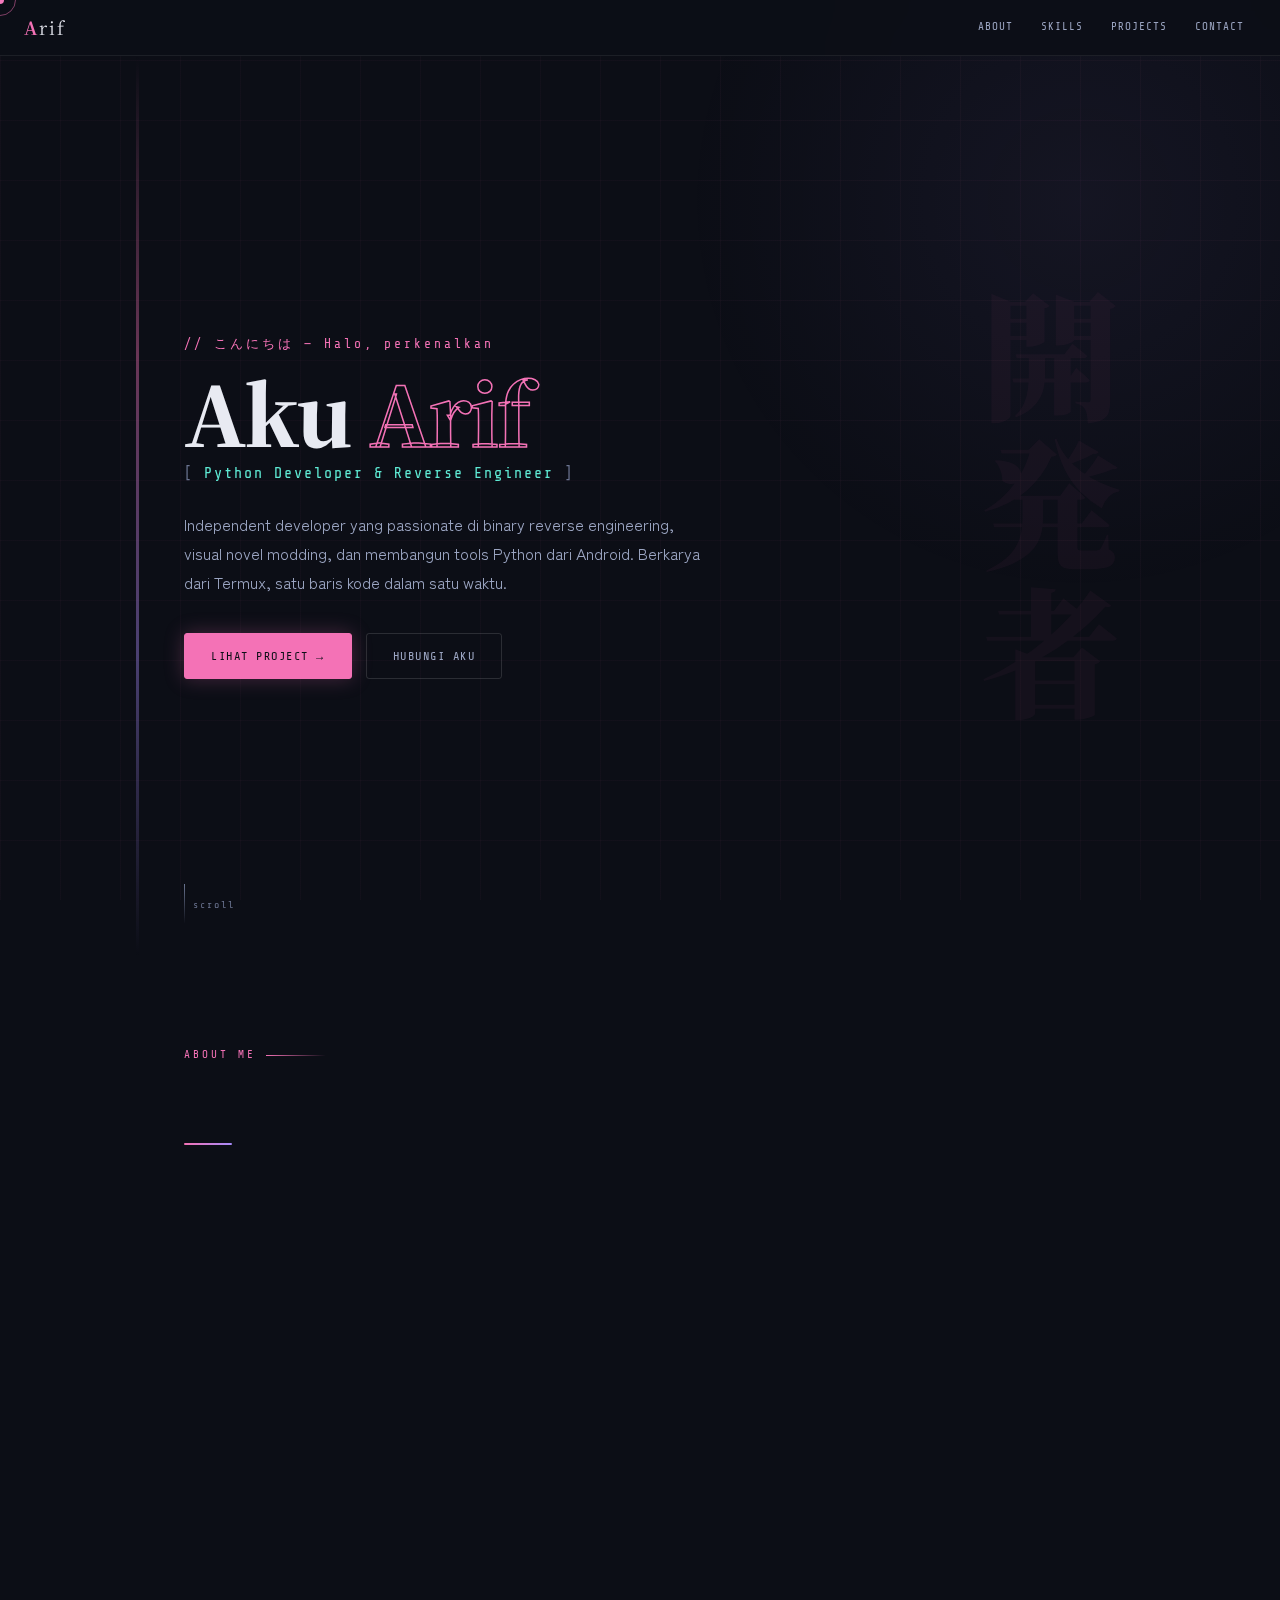
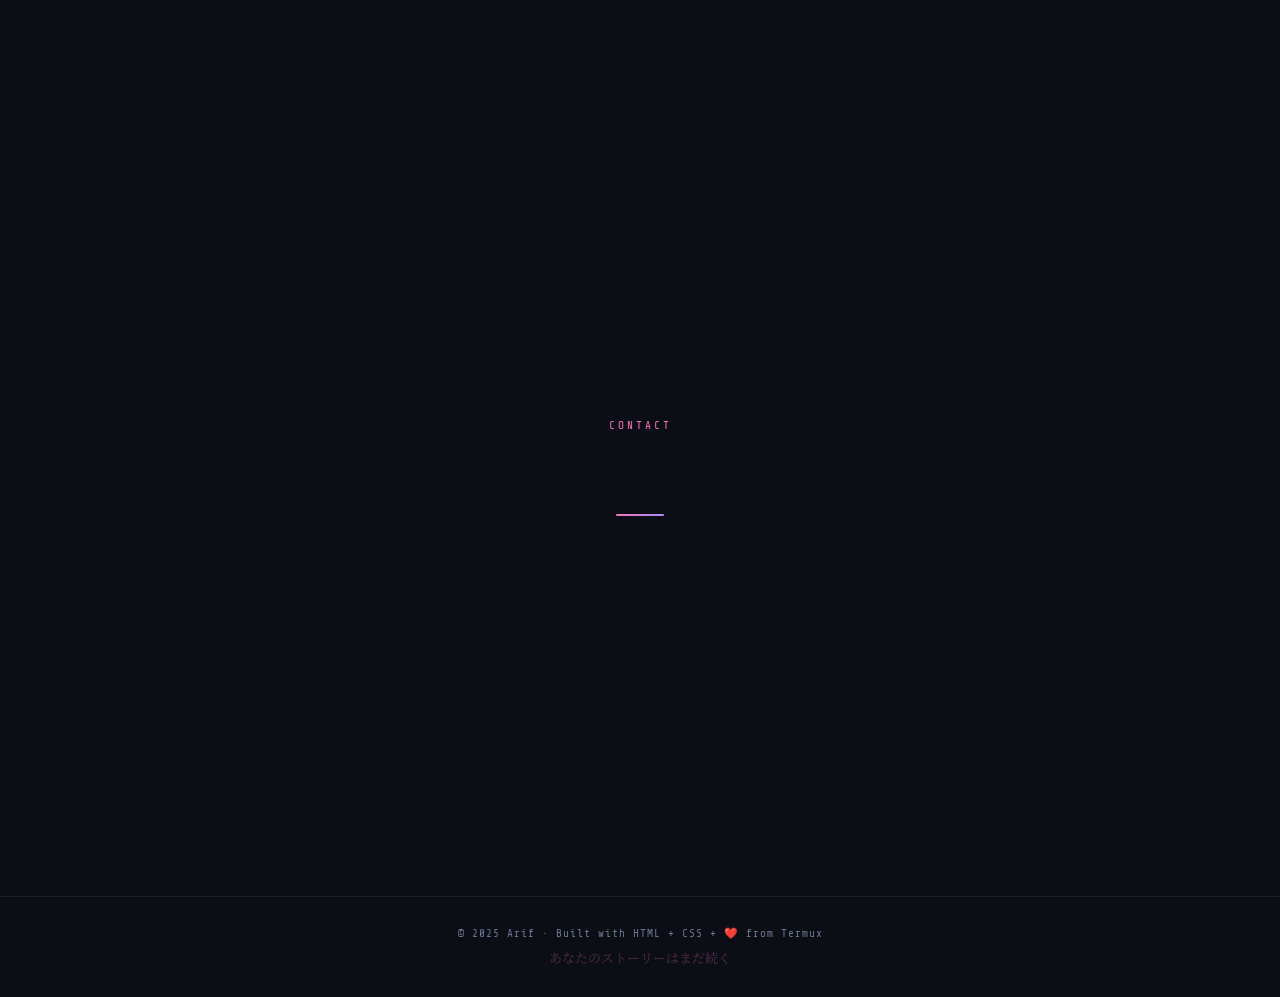
<file: portfolio.html>
<!DOCTYPE html>
<html lang="id">
<head>
<meta charset="UTF-8">
<meta name="viewport" content="width=device-width, initial-scale=1.0">
<title>Arif — Portfolio</title>
<link href="https://fonts.googleapis.com/css2?family=Zen+Kaku+Gothic+New:wght@400;500;700;900&family=Noto+Serif+JP:wght@300;400;700&family=Share+Tech+Mono&display=swap" rel="stylesheet">
<style>
/* ═══════════════════════════════════════════
   TOKENS & RESET
═══════════════════════════════════════════ */
*, *::before, *::after { box-sizing: border-box; margin: 0; padding: 0; }

:root {
  --ink:       #0c0e16;
  --ink2:      #131620;
  --ink3:      #1a1e2e;
  --panel:     #1e2236;
  --border:    rgba(255,255,255,.07);
  --border2:   rgba(255,255,255,.13);
  --sakura:    #f472b6;
  --sakura2:   #ec4899;
  --sakura-glow: rgba(244,114,182,.25);
  --gold:      #f5c97a;
  --teal:      #5eead4;
  --lavender:  #a78bfa;
  --text:      #e8eaf2;
  --muted:     #6b7491;
  --muted2:    #9ba5c2;
  --font:      'Zen Kaku Gothic New', sans-serif;
  --serif:     'Noto Serif JP', serif;
  --mono:      'Share Tech Mono', monospace;
}

html { scroll-behavior: smooth; }

body {
  background: var(--ink);
  color: var(--text);
  font-family: var(--font);
  font-size: 15px;
  line-height: 1.7;
  overflow-x: hidden;
  cursor: none;
}

/* ── Custom cursor ── */
.cursor {
  width: 8px; height: 8px; border-radius: 50%;
  background: var(--sakura);
  position: fixed; top: 0; left: 0;
  pointer-events: none; z-index: 9999;
  transform: translate(-50%,-50%);
  transition: transform .1s, width .2s, height .2s, opacity .2s;
  mix-blend-mode: screen;
}
.cursor-ring {
  width: 32px; height: 32px; border-radius: 50%;
  border: 1px solid rgba(244,114,182,.5);
  position: fixed; top: 0; left: 0;
  pointer-events: none; z-index: 9998;
  transform: translate(-50%,-50%);
  transition: transform .15s ease, width .25s, height .25s;
}
@media(pointer:coarse) { .cursor, .cursor-ring { display:none; } body { cursor: auto; } }

/* ── Scrollbar ── */
::-webkit-scrollbar { width: 3px; }
::-webkit-scrollbar-track { background: var(--ink2); }
::-webkit-scrollbar-thumb { background: var(--sakura2); border-radius: 2px; }

/* ══════════════════════════════════════════
   BACKGROUND EFFECTS
══════════════════════════════════════════ */
.bg-layer {
  position: fixed; inset: 0; pointer-events: none; z-index: 0;
}

/* Grid lines */
.bg-layer::before {
  content: '';
  position: absolute; inset: 0;
  background-image:
    linear-gradient(rgba(244,114,182,.03) 1px, transparent 1px),
    linear-gradient(90deg, rgba(244,114,182,.03) 1px, transparent 1px);
  background-size: 60px 60px;
}

/* Radial glow */
.bg-layer::after {
  content: '';
  position: absolute;
  width: 800px; height: 800px;
  border-radius: 50%;
  background: radial-gradient(circle, rgba(167,139,250,.06) 0%, transparent 70%);
  top: -200px; right: -200px;
}

/* Floating sakura petals */
.petals { position: fixed; inset: 0; pointer-events: none; z-index: 1; overflow: hidden; }
.petal {
  position: absolute; top: -20px;
  width: 8px; height: 10px;
  background: var(--sakura);
  border-radius: 50% 0 50% 0;
  opacity: 0;
  animation: fall linear infinite;
}
.petal:nth-child(1)  { left:5%;   width:6px;  height:8px;  animation-duration:12s; animation-delay:0s;   opacity:.15; }
.petal:nth-child(2)  { left:15%;  width:10px; height:12px; animation-duration:9s;  animation-delay:2s;   opacity:.1; }
.petal:nth-child(3)  { left:25%;  width:7px;  height:9px;  animation-duration:14s; animation-delay:4s;   opacity:.12; }
.petal:nth-child(4)  { left:40%;  width:5px;  height:7px;  animation-duration:11s; animation-delay:1s;   opacity:.08; }
.petal:nth-child(5)  { left:55%;  width:9px;  height:11px; animation-duration:13s; animation-delay:6s;   opacity:.15; }
.petal:nth-child(6)  { left:65%;  width:6px;  height:8px;  animation-duration:10s; animation-delay:3s;   opacity:.1; }
.petal:nth-child(7)  { left:75%;  width:8px;  height:10px; animation-duration:15s; animation-delay:5s;   opacity:.12; }
.petal:nth-child(8)  { left:88%;  width:7px;  height:9px;  animation-duration:11s; animation-delay:7s;   opacity:.09; }

@keyframes fall {
  0%   { transform: translateY(0)    rotate(0deg)   translateX(0); opacity: 0; }
  10%  { opacity: .15; }
  90%  { opacity: .1; }
  100% { transform: translateY(100vh) rotate(720deg) translateX(60px); opacity: 0; }
}

/* ══════════════════════════════════════════
   NAV
══════════════════════════════════════════ */
nav {
  position: fixed; top: 0; left: 0; right: 0; z-index: 500;
  padding: 0 24px;
  background: rgba(12,14,22,.85);
  backdrop-filter: blur(20px);
  border-bottom: 1px solid var(--border);
  display: flex; align-items: center; height: 56px;
  gap: 6px;
}

.nav-logo {
  font-family: var(--serif);
  font-size: 18px; font-weight: 700;
  color: var(--sakura);
  letter-spacing: 2px;
  margin-right: auto;
  text-decoration: none;
}
.nav-logo span { color: var(--text); font-weight: 300; }

.nav-links { display: flex; gap: 4px; }

.nav-link {
  font-family: var(--mono);
  font-size: 11px; letter-spacing: 1px;
  color: var(--muted2); text-decoration: none;
  padding: 6px 12px; border-radius: 4px;
  transition: color .2s, background .2s;
  text-transform: uppercase;
}
.nav-link:hover { color: var(--sakura); background: rgba(244,114,182,.08); }

.nav-mobile-btn {
  display: none; background: none; border: none;
  color: var(--muted2); font-size: 22px; cursor: pointer;
}

.nav-mobile-menu {
  display: none; position: fixed;
  top: 56px; left: 0; right: 0;
  background: rgba(12,14,22,.97); backdrop-filter: blur(20px);
  border-bottom: 1px solid var(--border);
  padding: 16px; flex-direction: column; gap: 4px; z-index: 499;
}
.nav-mobile-menu.open { display: flex; }
.nav-mobile-menu .nav-link { font-size: 13px; padding: 12px 16px; }

/* ══════════════════════════════════════════
   MAIN WRAPPER
══════════════════════════════════════════ */
main { position: relative; z-index: 10; padding-top: 56px; }

/* ══════════════════════════════════════════
   SECTION COMMON
══════════════════════════════════════════ */
section { padding: 90px 24px; max-width: 960px; margin: 0 auto; }

.section-eyebrow {
  font-family: var(--mono); font-size: 11px; letter-spacing: 3px;
  color: var(--sakura); text-transform: uppercase;
  margin-bottom: 12px; display: flex; align-items: center; gap: 10px;
}
.section-eyebrow::after {
  content: ''; flex: 1; max-width: 60px; height: 1px;
  background: linear-gradient(90deg, var(--sakura), transparent);
}

.section-title {
  font-family: var(--serif);
  font-size: clamp(28px, 5vw, 42px);
  font-weight: 700; line-height: 1.2;
  letter-spacing: -0.5px;
  margin-bottom: 16px;
}

.section-divider {
  width: 48px; height: 2px; border-radius: 1px;
  background: linear-gradient(90deg, var(--sakura), var(--lavender));
  margin-bottom: 40px;
}

/* ══════════════════════════════════════════
   HERO
══════════════════════════════════════════ */
#hero {
  min-height: 100vh;
  display: flex; align-items: center;
  padding: 0 24px;
  max-width: 960px; margin: 0 auto;
  position: relative;
}

.hero-jp-text {
  position: absolute;
  right: 0; top: 50%;
  transform: translateY(-50%);
  writing-mode: vertical-rl;
  font-family: var(--serif);
  font-size: clamp(80px, 14vw, 140px);
  font-weight: 900;
  color: rgba(244,114,182,.04);
  letter-spacing: 10px;
  user-select: none;
  line-height: 1;
}

.hero-content { position: relative; z-index: 2; }

.hero-greeting {
  font-family: var(--mono); font-size: 13px;
  color: var(--sakura); letter-spacing: 3px;
  margin-bottom: 16px;
  animation: fadeUp .6s ease both;
}

.hero-name {
  font-family: var(--serif);
  font-size: clamp(44px, 9vw, 82px);
  font-weight: 900; line-height: 1.0;
  letter-spacing: -2px;
  margin-bottom: 8px;
  animation: fadeUp .6s .1s ease both;
}

.hero-name .highlight {
  color: transparent;
  -webkit-text-stroke: 1.5px var(--sakura);
}

.hero-role {
  font-family: var(--mono); font-size: 15px;
  color: var(--teal); letter-spacing: 2px;
  margin-bottom: 24px;
  animation: fadeUp .6s .2s ease both;
}

.hero-role::before { content: '[ '; color: var(--muted); }
.hero-role::after  { content: ' ]'; color: var(--muted); }

.hero-desc {
  font-size: 16px; color: var(--muted2); line-height: 1.8;
  max-width: 520px; margin-bottom: 36px;
  animation: fadeUp .6s .3s ease both;
}

.hero-btns {
  display: flex; gap: 14px; flex-wrap: wrap;
  animation: fadeUp .6s .4s ease both;
}

/* ── Decorative Japanese line ── */
.hero-deco {
  position: absolute; left: -24px; top: 0; bottom: 0;
  width: 3px;
  background: linear-gradient(to bottom, transparent, var(--sakura), var(--lavender), transparent);
  opacity: .4;
}

/* ── Scroll indicator ── */
.scroll-hint {
  position: absolute; bottom: 32px; left: 24px;
  display: flex; align-items: center; gap: 8px;
  font-family: var(--mono); font-size: 10px;
  color: var(--muted); letter-spacing: 2px;
  animation: fadeUp .6s .8s ease both;
}
.scroll-arrow {
  width: 1px; height: 40px;
  background: linear-gradient(to bottom, var(--muted), transparent);
  position: relative;
}

/* ══════════════════════════════════════════
   BUTTONS
══════════════════════════════════════════ */
.btn {
  display: inline-flex; align-items: center; gap: 8px;
  padding: 12px 26px; border-radius: 3px;
  font-family: var(--mono); font-size: 12px;
  letter-spacing: 1.5px; text-transform: uppercase;
  cursor: pointer; text-decoration: none;
  transition: all .2s; border: 1px solid;
  font-weight: 500;
}
.btn:active { transform: scale(.97); }

.btn-primary {
  background: var(--sakura); border-color: var(--sakura);
  color: var(--ink);
  box-shadow: 0 0 20px var(--sakura-glow);
}
.btn-primary:hover {
  background: transparent; color: var(--sakura);
  box-shadow: 0 0 30px var(--sakura-glow);
}

.btn-outline {
  background: transparent; border-color: var(--border2);
  color: var(--muted2);
}
.btn-outline:hover { border-color: var(--sakura); color: var(--sakura); }

/* ══════════════════════════════════════════
   ABOUT
══════════════════════════════════════════ */
#about .about-grid {
  display: grid; grid-template-columns: 1fr 1fr; gap: 48px;
  align-items: start;
}

.about-avatar-wrap {
  position: relative;
}

.about-avatar {
  width: 100%; aspect-ratio: 1;
  max-width: 300px;
  background: var(--ink3);
  border: 1px solid var(--border2);
  border-radius: 4px;
  display: flex; align-items: center; justify-content: center;
  font-size: 80px;
  position: relative; overflow: hidden;
}

.about-avatar::before {
  content: '';
  position: absolute; inset: 0;
  background: linear-gradient(135deg, rgba(244,114,182,.1), rgba(167,139,250,.1));
}

/* Corner decorations */
.corner {
  position: absolute; width: 20px; height: 20px;
  border-color: var(--sakura); border-style: solid;
}
.corner-tl { top: 12px; left: 12px; border-width: 2px 0 0 2px; }
.corner-tr { top: 12px; right: 12px; border-width: 2px 2px 0 0; }
.corner-bl { bottom: 12px; left: 12px; border-width: 0 0 2px 2px; }
.corner-br { bottom: 12px; right: 12px; border-width: 0 2px 2px 0; }

.about-jp-tag {
  position: absolute; bottom: -14px; right: -14px;
  font-family: var(--serif); font-size: 11px;
  color: var(--sakura); letter-spacing: 1px;
  background: var(--ink2); border: 1px solid var(--border2);
  padding: 6px 12px; border-radius: 2px;
}

.about-text p {
  color: var(--muted2); margin-bottom: 16px; line-height: 1.9;
}

.about-tags {
  display: flex; flex-wrap: wrap; gap: 8px; margin-top: 24px;
}

.tag {
  font-family: var(--mono); font-size: 11px; letter-spacing: .5px;
  padding: 4px 12px; border-radius: 2px;
  border: 1px solid var(--border2); color: var(--muted2);
  background: var(--ink3);
  transition: border-color .2s, color .2s;
}
.tag:hover { border-color: var(--sakura); color: var(--sakura); }
.tag.active { border-color: var(--sakura); color: var(--sakura); background: rgba(244,114,182,.08); }

/* ══════════════════════════════════════════
   SKILLS
══════════════════════════════════════════ */
#skills .skills-grid {
  display: grid; grid-template-columns: repeat(3, 1fr); gap: 16px;
}

.skill-card {
  background: var(--ink2);
  border: 1px solid var(--border);
  border-radius: 4px; padding: 20px;
  transition: border-color .2s, transform .2s, box-shadow .2s;
  position: relative; overflow: hidden;
}

.skill-card::before {
  content: '';
  position: absolute; top: 0; left: 0; right: 0; height: 2px;
  background: linear-gradient(90deg, var(--sakura), var(--lavender));
  transform: scaleX(0); transform-origin: left;
  transition: transform .3s ease;
}
.skill-card:hover::before { transform: scaleX(1); }
.skill-card:hover {
  border-color: rgba(244,114,182,.3);
  transform: translateY(-3px);
  box-shadow: 0 12px 30px rgba(0,0,0,.3);
}

.skill-icon { font-size: 26px; margin-bottom: 10px; display: block; }
.skill-name {
  font-weight: 700; font-size: 14px; margin-bottom: 6px; color: var(--text);
}
.skill-desc {
  font-family: var(--mono); font-size: 11px; color: var(--muted);
  line-height: 1.6;
}

.skill-bar-wrap { margin-top: 12px; }
.skill-bar-track {
  height: 2px; background: var(--ink3); border-radius: 1px; overflow: hidden;
}
.skill-bar-fill {
  height: 100%; border-radius: 1px;
  background: linear-gradient(90deg, var(--sakura), var(--lavender));
  width: 0; transition: width 1.2s cubic-bezier(.4,0,.2,1);
}

/* ══════════════════════════════════════════
   PROJECTS
══════════════════════════════════════════ */
#projects .projects-list {
  display: flex; flex-direction: column; gap: 20px;
}

.project-card {
  background: var(--ink2);
  border: 1px solid var(--border);
  border-radius: 4px; padding: 28px 28px 22px;
  display: grid; grid-template-columns: 1fr auto;
  gap: 16px; align-items: start;
  transition: border-color .2s, box-shadow .2s;
  position: relative; overflow: hidden;
}

.project-card::after {
  content: attr(data-num);
  position: absolute; right: 20px; bottom: 14px;
  font-family: var(--serif); font-size: 72px; font-weight: 900;
  color: rgba(255,255,255,.02); line-height: 1;
  pointer-events: none;
}

.project-card:hover {
  border-color: rgba(244,114,182,.25);
  box-shadow: 0 8px 30px rgba(0,0,0,.3), inset 0 0 40px rgba(244,114,182,.02);
}

.project-status {
  font-family: var(--mono); font-size: 10px; letter-spacing: 1px;
  padding: 3px 10px; border-radius: 2px;
  text-transform: uppercase; white-space: nowrap;
}
.status-done   { background: rgba(94,234,212,.12); color: var(--teal); border: 1px solid rgba(94,234,212,.3); }
.status-wip    { background: rgba(245,201,122,.12); color: var(--gold); border: 1px solid rgba(245,201,122,.3); }
.status-beta   { background: rgba(167,139,250,.12); color: var(--lavender); border: 1px solid rgba(167,139,250,.3); }

.project-title {
  font-family: var(--serif); font-size: 20px; font-weight: 700;
  margin-bottom: 8px; color: var(--text);
}

.project-desc {
  font-size: 14px; color: var(--muted2); line-height: 1.8;
  margin-bottom: 16px;
}

.project-techs { display: flex; flex-wrap: wrap; gap: 6px; }
.tech-pill {
  font-family: var(--mono); font-size: 10px;
  color: var(--muted); padding: 2px 9px; border-radius: 2px;
  background: var(--ink3); border: 1px solid var(--border);
}

/* ══════════════════════════════════════════
   CONTACT
══════════════════════════════════════════ */
#contact {
  text-align: center;
}

#contact .section-eyebrow { justify-content: center; }
#contact .section-eyebrow::after { display: none; }
#contact .section-divider { margin: 0 auto 40px; }

.contact-quote {
  font-family: var(--serif); font-size: 18px;
  color: var(--muted2); margin-bottom: 48px;
  font-style: italic;
  max-width: 520px; margin-left: auto; margin-right: auto;
}
.contact-quote::before { content: '「'; color: var(--sakura); }
.contact-quote::after  { content: '」'; color: var(--sakura); }

.social-grid {
  display: flex; flex-wrap: wrap; justify-content: center;
  gap: 14px; margin-bottom: 48px;
}

.social-link {
  display: flex; align-items: center; gap: 10px;
  padding: 12px 22px; border-radius: 3px;
  background: var(--ink2); border: 1px solid var(--border2);
  color: var(--muted2); text-decoration: none;
  font-family: var(--mono); font-size: 12px; letter-spacing: 1px;
  transition: all .2s;
}
.social-link:hover {
  border-color: var(--sakura); color: var(--sakura);
  background: rgba(244,114,182,.06);
  transform: translateY(-2px);
  box-shadow: 0 8px 20px rgba(0,0,0,.2);
}
.social-icon { font-size: 18px; }

.contact-email {
  font-family: var(--mono); font-size: 14px; color: var(--muted2);
  margin-bottom: 12px;
}
.contact-email a { color: var(--sakura); text-decoration: none; }
.contact-email a:hover { text-decoration: underline; }

/* ══════════════════════════════════════════
   FOOTER
══════════════════════════════════════════ */
footer {
  border-top: 1px solid var(--border);
  padding: 28px 24px;
  text-align: center;
  position: relative; z-index: 10;
}
.footer-text {
  font-family: var(--mono); font-size: 11px;
  color: var(--muted); letter-spacing: 1px;
}
.footer-jp {
  font-family: var(--serif); font-size: 13px;
  color: rgba(244,114,182,.3); margin-top: 4px;
}

/* ══════════════════════════════════════════
   ANIMATIONS
══════════════════════════════════════════ */
@keyframes fadeUp {
  from { opacity: 0; transform: translateY(20px); }
  to   { opacity: 1; transform: translateY(0); }
}

.reveal {
  opacity: 0; transform: translateY(24px);
  transition: opacity .7s ease, transform .7s ease;
}
.reveal.visible { opacity: 1; transform: translateY(0); }

/* ══════════════════════════════════════════
   RESPONSIVE
══════════════════════════════════════════ */
@media (max-width: 700px) {
  section { padding: 64px 20px; }
  #about .about-grid { grid-template-columns: 1fr; gap: 32px; }
  .about-avatar { max-width: 220px; font-size: 56px; }
  .skills-grid { grid-template-columns: 1fr 1fr !important; }
  .project-card { grid-template-columns: 1fr; }
  .hero-jp-text { display: none; }
  .hero-deco { display: none; }
  .nav-links { display: none; }
  .nav-mobile-btn { display: block; }
  .hero-btns .btn { width: 100%; justify-content: center; }
}

@media (max-width: 420px) {
  .skills-grid { grid-template-columns: 1fr !important; }
  .hero-name { font-size: 42px; letter-spacing: -1px; }
}
</style>
</head>
<body>

<!-- Cursor -->
<div class="cursor" id="cursor"></div>
<div class="cursor-ring" id="cursor-ring"></div>

<!-- Background -->
<div class="bg-layer"></div>
<div class="petals">
  <div class="petal"></div><div class="petal"></div>
  <div class="petal"></div><div class="petal"></div>
  <div class="petal"></div><div class="petal"></div>
  <div class="petal"></div><div class="petal"></div>
</div>

<!-- ══ NAV ══════════════════════════════════════ -->
<nav>
  <a href="#hero" class="nav-logo">A<span>rif</span></a>
  <div class="nav-links">
    <a href="#about"    class="nav-link">About</a>
    <a href="#skills"   class="nav-link">Skills</a>
    <a href="#projects" class="nav-link">Projects</a>
    <a href="#contact"  class="nav-link">Contact</a>
  </div>
  <button class="nav-mobile-btn" onclick="toggleMenu()">☰</button>
</nav>

<div class="nav-mobile-menu" id="mobile-menu">
  <a href="#about"    class="nav-link" onclick="toggleMenu()">About</a>
  <a href="#skills"   class="nav-link" onclick="toggleMenu()">Skills</a>
  <a href="#projects" class="nav-link" onclick="toggleMenu()">Projects</a>
  <a href="#contact"  class="nav-link" onclick="toggleMenu()">Contact</a>
</div>

<main>

<!-- ══ HERO ══════════════════════════════════════ -->
<section id="hero">
  <div class="hero-deco"></div>
  <div class="hero-jp-text">開発者</div>

  <div class="hero-content">
    <div class="hero-greeting">// こんにちは — Halo, perkenalkan</div>
    <h1 class="hero-name">
      Aku <span class="highlight">Arif</span>
    </h1>
    <div class="hero-role">Python Developer &amp; Reverse Engineer</div>
    <p class="hero-desc">
      Independent developer yang passionate di binary reverse engineering,
      visual novel modding, dan membangun tools Python dari Android.
      Berkarya dari Termux, satu baris kode dalam satu waktu.
    </p>
    <div class="hero-btns">
      <a href="#projects" class="btn btn-primary">Lihat Project →</a>
      <a href="#contact"  class="btn btn-outline">Hubungi Aku</a>
    </div>
  </div>

  <div class="scroll-hint">
    <div class="scroll-arrow"></div>
    scroll
  </div>
</section>

<!-- ══ ABOUT ══════════════════════════════════════ -->
<section id="about">
  <div class="section-eyebrow">About Me</div>
  <h2 class="section-title reveal">Tentang Aku</h2>
  <div class="section-divider"></div>

  <div class="about-grid">
    <div class="about-avatar-wrap reveal">
      <div class="about-avatar">
        🧑‍💻
        <div class="corner corner-tl"></div>
        <div class="corner corner-tr"></div>
        <div class="corner corner-bl"></div>
        <div class="corner corner-br"></div>
      </div>
      <div class="about-jp-tag">開発者 · Developer</div>
    </div>

    <div class="about-text reveal">
      <p>
        Halo! Aku <strong style="color:var(--sakura)">Arif</strong>, seorang independent developer
        berbasis di Indonesia yang fokus di Python development dan binary reverse engineering.
        Semua kerjaan aku lakukan dari <strong style="color:var(--teal)">Android + Termux</strong> — tanpa PC.
      </p>
      <p>
        Ketertarikan utamaku ada di visual novel games — terutama menganalisis dan
        memodifikasi engine-engine seperti KiriKiri2 dan BGI. Dari sana aku belajar
        banyak tentang enkripsi, binary format, dan low-level programming.
      </p>
      <p>
        Saat ini sedang mendalami <em style="color:var(--lavender)">CS:APP</em> dan Capstone disassembly framework
        sambil terus membangun tools RE untuk komunitas VN Indonesia.
      </p>
      <div class="about-tags">
        <span class="tag active">Python</span>
        <span class="tag active">Reverse Engineering</span>
        <span class="tag">Termux / ARM64</span>
        <span class="tag">KiriKiri2</span>
        <span class="tag">BGI Engine</span>
        <span class="tag">Visual Novel</span>
        <span class="tag">Binary Analysis</span>
        <span class="tag">Indonesia</span>
      </div>
    </div>
  </div>
</section>

<!-- ══ SKILLS ══════════════════════════════════════ -->
<section id="skills">
  <div class="section-eyebrow">Skills</div>
  <h2 class="section-title reveal">Skill &amp; Teknologi</h2>
  <div class="section-divider"></div>

  <div class="skills-grid">

    <div class="skill-card reveal">
      <span class="skill-icon">🐍</span>
      <div class="skill-name">Python</div>
      <div class="skill-desc">scripting · file parsing · CLI tools · OOP</div>
      <div class="skill-bar-wrap">
        <div class="skill-bar-track"><div class="skill-bar-fill" data-width="78"></div></div>
      </div>
    </div>

    <div class="skill-card reveal">
      <span class="skill-icon">🔍</span>
      <div class="skill-name">Reverse Engineering</div>
      <div class="skill-desc">binary analysis · XOR · encryption · format research</div>
      <div class="skill-bar-wrap">
        <div class="skill-bar-track"><div class="skill-bar-fill" data-width="72"></div></div>
      </div>
    </div>

    <div class="skill-card reveal">
      <span class="skill-icon">🗂️</span>
      <div class="skill-name">Binary Formats</div>
      <div class="skill-desc">PSB · XP3 · KiriKiri2 · BGI · RPG Maker</div>
      <div class="skill-bar-wrap">
        <div class="skill-bar-track"><div class="skill-bar-fill" data-width="80"></div></div>
      </div>
    </div>

    <div class="skill-card reveal">
      <span class="skill-icon">📱</span>
      <div class="skill-name">Termux / Android</div>
      <div class="skill-desc">ARM64 · CLI dev · mobile-first workflow</div>
      <div class="skill-bar-wrap">
        <div class="skill-bar-track"><div class="skill-bar-fill" data-width="85"></div></div>
      </div>
    </div>

    <div class="skill-card reveal">
      <span class="skill-icon">⚙️</span>
      <div class="skill-name">Capstone / ASM</div>
      <div class="skill-desc">disassembly · x86 · ARM · control flow</div>
      <div class="skill-bar-wrap">
        <div class="skill-bar-track"><div class="skill-bar-fill" data-width="55"></div></div>
      </div>
    </div>

    <div class="skill-card reveal">
      <span class="skill-icon">🌐</span>
      <div class="skill-name">Web Tools</div>
      <div class="skill-desc">Flask · Bottle · HTML/CSS · REST API</div>
      <div class="skill-bar-wrap">
        <div class="skill-bar-track"><div class="skill-bar-fill" data-width="60"></div></div>
      </div>
    </div>

  </div>
</section>

<!-- ══ PROJECTS ══════════════════════════════════════ -->
<section id="projects">
  <div class="section-eyebrow">Projects</div>
  <h2 class="section-title reveal">Project yang Pernah Dibuat</h2>
  <div class="section-divider"></div>

  <div class="projects-list">

    <div class="project-card reveal" data-num="01">
      <div>
        <div class="project-title">Dacapek Archive Extractor</div>
        <p class="project-desc">
          Tool Python untuk mendekripsi dan mengekstrak 695 file PSB dari archive
          custom KiriKiri2 "dacapek". Berhasil reverse-engineer skema enkripsi 3 lapis
          (XOR + Byte Shuffle + rXOR) dengan key derivasi FNV-1a + LCG dari passphrase.
        </p>
        <div class="project-techs">
          <span class="tech-pill">Python</span>
          <span class="tech-pill">KiriKiri2</span>
          <span class="tech-pill">XOR Crypto</span>
          <span class="tech-pill">FNV-1a</span>
          <span class="tech-pill">Binary RE</span>
        </div>
      </div>
      <span class="project-status status-done">Selesai</span>
    </div>

    <div class="project-card reveal" data-num="02">
      <div>
        <div class="project-title">VN ToolKit — Web UI</div>
        <p class="project-desc">
          Aplikasi web berbasis Bottle Python dengan UI dark anime aesthetic
          untuk menjalankan tools reverse engineering VN langsung dari browser HP.
          Fitur: PSB parser, XOR analyzer, archive extractor dengan progress bar real-time.
        </p>
        <div class="project-techs">
          <span class="tech-pill">Python</span>
          <span class="tech-pill">Bottle</span>
          <span class="tech-pill">HTML/CSS/JS</span>
          <span class="tech-pill">REST API</span>
          <span class="tech-pill">Termux</span>
        </div>
      </div>
      <span class="project-status status-wip">In Progress</span>
    </div>

    <div class="project-card reveal" data-num="03">
      <div>
        <div class="project-title">Anime Tracker CLI</div>
        <p class="project-desc">
          Aplikasi CLI Python dengan SQLite3 untuk tracking anime. Dilengkapi
          struktur package modular (\_\_main\_\_.py + database.py), ANSI coloring,
          dan input validation helper yang reusable.
        </p>
        <div class="project-techs">
          <span class="tech-pill">Python</span>
          <span class="tech-pill">SQLite3</span>
          <span class="tech-pill">CLI</span>
          <span class="tech-pill">ANSI</span>
          <span class="tech-pill">Termux</span>
        </div>
      </div>
      <span class="project-status status-wip">In Progress</span>
    </div>

    <div class="project-card reveal" data-num="04">
      <div>
        <div class="project-title">RPG Maker MV Translator</div>
        <p class="project-desc">
          Script Python untuk menerjemahkan game RPG Maker MV Jepang ke Bahasa Indonesia.
          Meliputi JSON data extraction, text injection, dan plugin string replacement
          di plugins.js untuk menu dan UI game.
        </p>
        <div class="project-techs">
          <span class="tech-pill">Python</span>
          <span class="tech-pill">JSON</span>
          <span class="tech-pill">RPG Maker MV</span>
          <span class="tech-pill">Localization</span>
        </div>
      </div>
      <span class="project-status status-done">Selesai</span>
    </div>

  </div>
</section>

<!-- ══ CONTACT ══════════════════════════════════════ -->
<section id="contact">
  <div class="section-eyebrow">Contact</div>
  <h2 class="section-title reveal">Mari Terhubung</h2>
  <div class="section-divider"></div>

  <p class="contact-quote reveal">
    Terbuka untuk kolaborasi, proyek freelance, atau sekadar ngobrol soal VN dan RE
  </p>

  <div class="social-grid reveal">
    <a href="#" class="social-link">
      <span class="social-icon">🐙</span> GitHub
    </a>
    <a href="#" class="social-link">
      <span class="social-icon">💬</span> Telegram
    </a>
    <a href="#" class="social-link">
      <span class="social-icon">🐦</span> Twitter / X
    </a>
    <a href="#" class="social-link">
      <span class="social-icon">💼</span> LinkedIn
    </a>
  </div>

  <div class="contact-email reveal">
    atau email langsung ke →
    <a href="mailto:arif@example.com">arif@example.com</a>
  </div>
</section>

</main>

<!-- ══ FOOTER ══════════════════════════════════════ -->
<footer>
  <div class="footer-text">© 2025 Arif · Built with HTML + CSS + ❤️ from Termux</div>
  <div class="footer-jp">あなたのストーリーはまだ続く</div>
</footer>

<script>
/* ── Custom cursor ─────────────────────────────── */
const cur  = document.getElementById('cursor');
const curR = document.getElementById('cursor-ring');
let mx = 0, my = 0, rx = 0, ry = 0;
document.addEventListener('mousemove', e => { mx = e.clientX; my = e.clientY; });
function animCursor() {
  rx += (mx - rx) * .15;
  ry += (my - ry) * .15;
  if (cur)  cur.style.transform  = `translate(${mx}px,${my}px) translate(-50%,-50%)`;
  if (curR) curR.style.transform = `translate(${rx}px,${ry}px) translate(-50%,-50%)`;
  requestAnimationFrame(animCursor);
}
animCursor();

document.querySelectorAll('a,button,.skill-card,.project-card').forEach(el => {
  el.addEventListener('mouseenter', () => {
    cur?.style.setProperty('width','14px');
    cur?.style.setProperty('height','14px');
    curR?.style.setProperty('width','48px');
    curR?.style.setProperty('height','48px');
  });
  el.addEventListener('mouseleave', () => {
    cur?.style.setProperty('width','8px');
    cur?.style.setProperty('height','8px');
    curR?.style.setProperty('width','32px');
    curR?.style.setProperty('height','32px');
  });
});

/* ── Mobile nav ────────────────────────────────── */
function toggleMenu() {
  document.getElementById('mobile-menu').classList.toggle('open');
}

/* ── Scroll reveal ─────────────────────────────── */
const observer = new IntersectionObserver(entries => {
  entries.forEach(e => {
    if (e.isIntersecting) {
      e.target.classList.add('visible');
      // Skill bars
      e.target.querySelectorAll('.skill-bar-fill').forEach(bar => {
        bar.style.width = bar.dataset.width + '%';
      });
    }
  });
}, { threshold: .12 });

document.querySelectorAll('.reveal').forEach(el => observer.observe(el));

// Also observe skill cards for bars
document.querySelectorAll('.skill-card').forEach(card => {
  const bar = card.querySelector('.skill-bar-fill');
  if (!bar) return;
  const obs = new IntersectionObserver(entries => {
    if (entries[0].isIntersecting) {
      bar.style.width = bar.dataset.width + '%';
      obs.disconnect();
    }
  }, { threshold: .3 });
  obs.observe(card);
});

/* ── Active nav link on scroll ─────────────────── */
const sections = document.querySelectorAll('section[id]');
const navLinks  = document.querySelectorAll('.nav-link');
window.addEventListener('scroll', () => {
  let current = '';
  sections.forEach(s => {
    if (window.scrollY >= s.offsetTop - 80) current = s.id;
  });
  navLinks.forEach(l => {
    l.style.color = l.getAttribute('href') === '#' + current
      ? 'var(--sakura)' : '';
  });
}, { passive: true });
</script>
</body>
</html>
</file>
